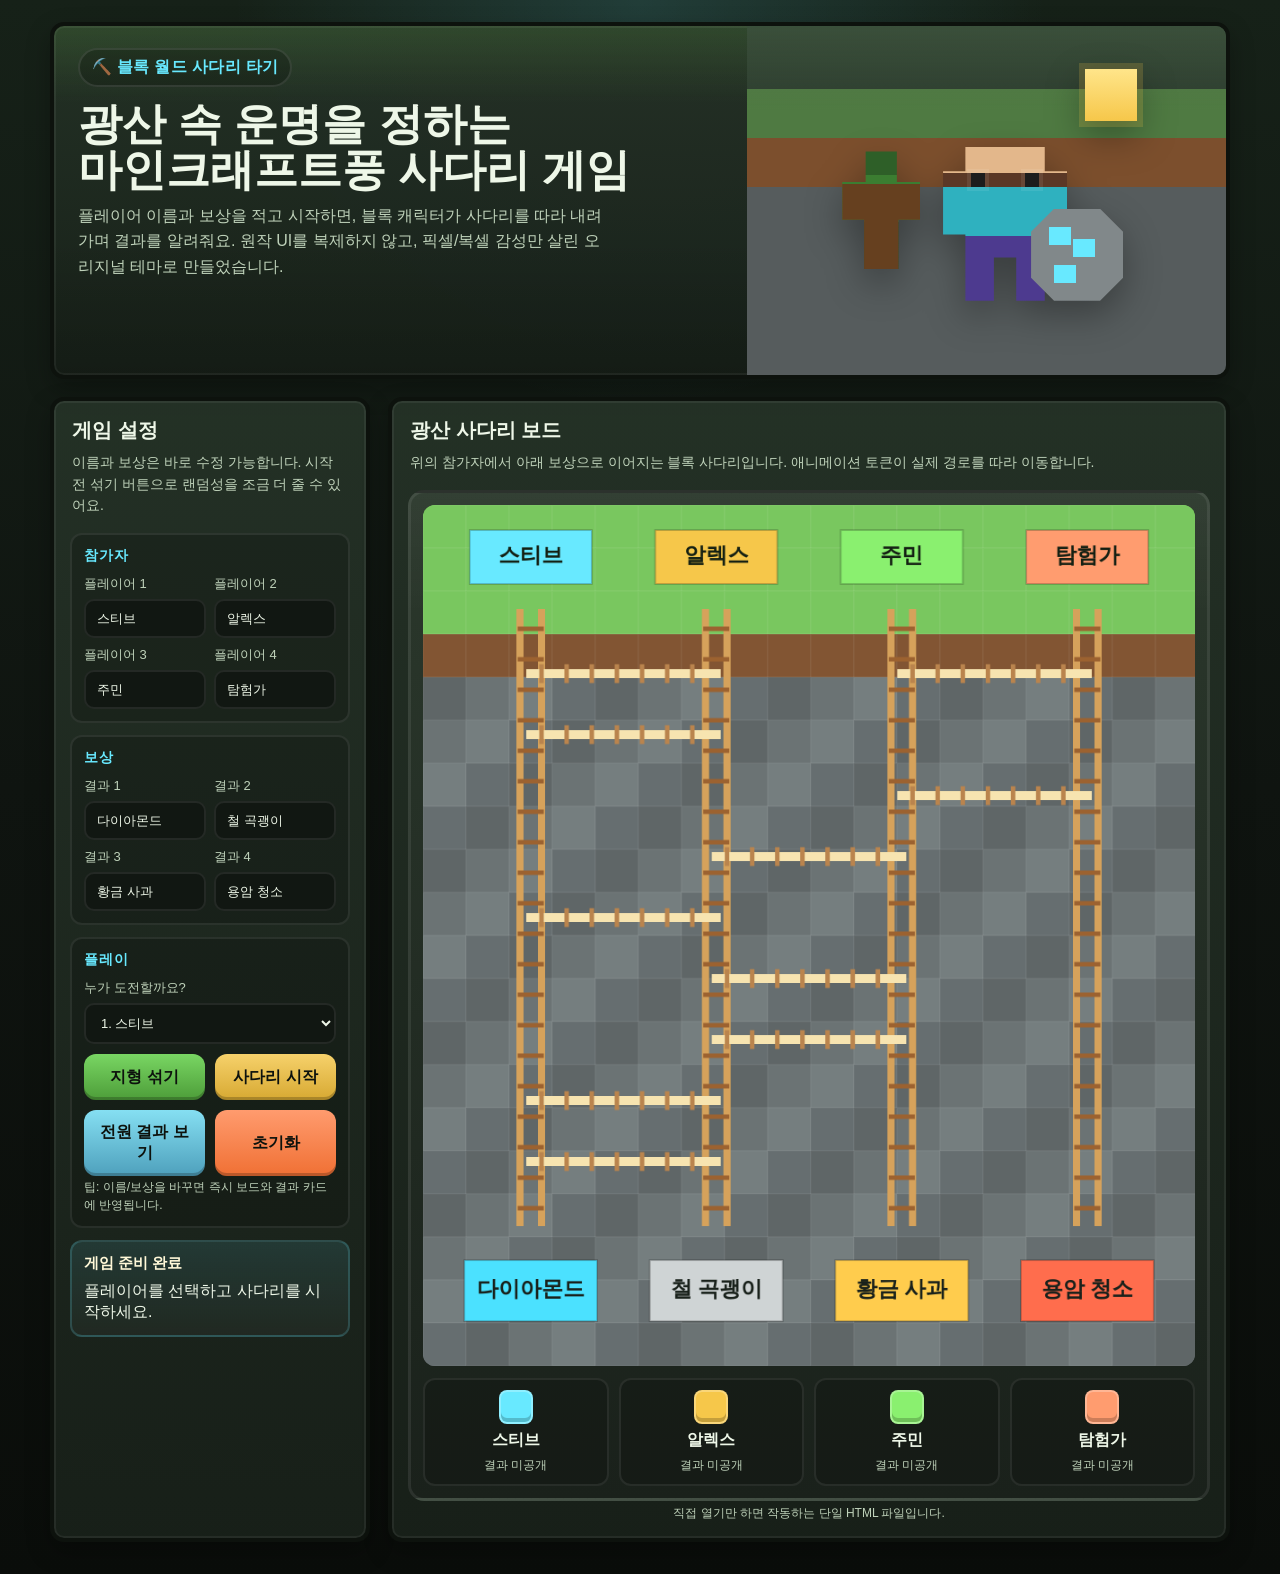
<file: ladder.html>
<!DOCTYPE html>
<html lang="ko">
<head>
  <meta charset="UTF-8" />
  <meta name="viewport" content="width=device-width, initial-scale=1.0" />
  <title>블록 사다리 탐험</title>
  <style>
    :root {
      --bg: #101712;
      --panel: #1c251d;
      --panel-2: #243126;
      --line: #48654f;
      --text: #eef7e8;
      --muted: #bfd2ba;
      --grass: #69b84d;
      --dirt: #7c4f2d;
      --stone: #6f7778;
      --gold: #f6c74a;
      --diamond: #68e9ff;
      --lava: #ff7a2f;
      --danger: #ff6363;
      --shadow: rgba(0,0,0,0.28);
    }

    * { box-sizing: border-box; }

    body {
      margin: 0;
      min-height: 100vh;
      font-family: "Trebuchet MS", "Apple SD Gothic Neo", "Malgun Gothic", sans-serif;
      color: var(--text);
      background:
        radial-gradient(circle at top, rgba(104, 233, 255, 0.14), transparent 24%),
        linear-gradient(180deg, #162118 0%, #0f1410 50%, #0a0d0a 100%);
    }

    .page {
      width: min(1180px, calc(100% - 28px));
      margin: 22px auto 32px;
      display: grid;
      gap: 18px;
    }

    .hero, .panel {
      background: linear-gradient(180deg, rgba(36, 49, 38, 0.98), rgba(24, 32, 25, 0.98));
      border: 4px solid #0d120d;
      box-shadow: 0 10px 24px var(--shadow), inset 0 0 0 2px rgba(255,255,255,0.06);
      border-radius: 14px;
      overflow: hidden;
    }

    .hero {
      display: grid;
      grid-template-columns: 1.3fr 0.9fr;
      min-height: 220px;
    }

    .hero-copy {
      padding: 22px 24px 18px;
      position: relative;
      background:
        linear-gradient(180deg, rgba(108,184,77,0.17), transparent 22%),
        linear-gradient(180deg, transparent 60%, rgba(0,0,0,0.15));
    }

    .badge {
      display: inline-flex;
      align-items: center;
      gap: 8px;
      padding: 7px 12px;
      background: rgba(0,0,0,0.22);
      border: 2px solid rgba(255,255,255,0.1);
      border-radius: 999px;
      color: var(--diamond);
      font-weight: 700;
      letter-spacing: 0.02em;
      margin-bottom: 14px;
    }

    h1 {
      margin: 0 0 10px;
      font-size: clamp(28px, 4vw, 44px);
      line-height: 1.04;
    }

    .hero p {
      margin: 0;
      max-width: 60ch;
      color: var(--muted);
      line-height: 1.6;
      font-size: 16px;
    }

    .hero-art {
      position: relative;
      background:
        linear-gradient(180deg, rgba(83,113,79,0.35), transparent 24%),
        linear-gradient(180deg, #2d3d2f 0 18%, #4f7a42 18% 32%, #7c4f2d 32% 46%, #565c5d 46% 100%);
      display: grid;
      place-items: center;
      padding: 18px;
    }

    .pixel-scene {
      width: min(360px, 100%);
      aspect-ratio: 1.15;
      position: relative;
      filter: drop-shadow(0 14px 18px rgba(0,0,0,0.32));
    }

    .sun, .tree, .avatar, .ore {
      position: absolute;
      image-rendering: pixelated;
    }

    .sun {
      width: 52px; height: 52px; right: 8%; top: 8%;
      background: linear-gradient(180deg, #ffe58a, #f6c74a);
      box-shadow: 0 0 0 6px rgba(246,199,74,0.18);
    }

    .tree {
      left: 10%; bottom: 28%; width: 78px; height: 118px;
      background:
        linear-gradient(180deg, transparent 0 28%, #66401f 28% 100%),
        linear-gradient(180deg, #2e5f28 0 20%, #3b7d31 20% 60%, #25511e 60% 100%);
      clip-path: polygon(30% 0, 70% 0, 70% 26%, 100% 26%, 100% 58%, 72% 58%, 72% 100%, 28% 100%, 28% 58%, 0 58%, 0 26%, 30% 26%);
    }

    .avatar {
      left: 38%; bottom: 18%; width: 124px; height: 154px;
      background:
        linear-gradient(180deg, #e3b78b 0 17%, #5b3826 17% 26%, #2fb1bf 26% 58%, #4d3a8f 58% 100%);
      clip-path: polygon(18% 0, 82% 0, 82% 16%, 100% 16%, 100% 57%, 82% 57%, 82% 100%, 59% 100%, 59% 72%, 41% 72%, 41% 100%, 18% 100%, 18% 57%, 0 57%, 0 16%, 18% 16%);
    }

    .avatar::before, .avatar::after {
      content: "";
      position: absolute;
      width: 14px; height: 14px; top: 26px;
      background: #1d1d1d;
      box-shadow: 0 0 0 4px rgba(255,255,255,0.08);
    }

    .avatar::before { left: 28px; }
    .avatar::after { right: 28px; }

    .ore {
      right: 12%; bottom: 18%; width: 92px; height: 92px;
      background:
        linear-gradient(180deg, #81888a 0 100%);
      clip-path: polygon(25% 0, 75% 0, 100% 25%, 100% 75%, 75% 100%, 25% 100%, 0 75%, 0 25%);
    }

    .ore::before, .ore::after {
      content: "";
      position: absolute;
      background: var(--diamond);
      width: 22px; height: 18px;
      box-shadow: 24px 12px 0 0 var(--diamond), 5px 38px 0 0 var(--diamond);
      left: 18px; top: 18px;
    }

    .layout {
      display: grid;
      grid-template-columns: 320px 1fr;
      gap: 18px;
    }

    .panel-header {
      padding: 16px 18px 0;
    }

    .panel-header h2 {
      margin: 0;
      font-size: 20px;
    }

    .panel-header p {
      margin: 8px 0 0;
      color: var(--muted);
      line-height: 1.55;
      font-size: 14px;
    }

    .controls {
      padding: 16px 16px 18px;
      display: grid;
      gap: 12px;
    }

    .card {
      background: rgba(0,0,0,0.18);
      border: 2px solid rgba(255,255,255,0.08);
      border-radius: 12px;
      padding: 12px;
    }

    .card h3 {
      margin: 0 0 10px;
      font-size: 14px;
      color: var(--diamond);
      text-transform: uppercase;
      letter-spacing: 0.08em;
    }

    .grid-2 {
      display: grid;
      grid-template-columns: 1fr 1fr;
      gap: 8px;
    }

    label {
      display: grid;
      gap: 6px;
      font-size: 13px;
      color: var(--muted);
    }

    input, select, button, textarea {
      font: inherit;
    }

    input, select {
      width: 100%;
      border-radius: 10px;
      border: 2px solid rgba(255,255,255,0.08);
      background: #111712;
      color: var(--text);
      padding: 10px 11px;
      outline: none;
    }

    input:focus, select:focus {
      border-color: var(--diamond);
      box-shadow: 0 0 0 3px rgba(104,233,255,0.16);
    }

    .button-row {
      display: grid;
      grid-template-columns: 1fr 1fr;
      gap: 10px;
    }

    button {
      border: 0;
      border-radius: 12px;
      padding: 12px 12px;
      cursor: pointer;
      font-weight: 800;
      color: #0d120d;
      background: linear-gradient(180deg, #f6d16b, #d7a932);
      box-shadow: inset 0 -3px 0 rgba(0,0,0,0.22);
      transition: transform 0.12s ease, filter 0.12s ease;
      min-height: 46px;
    }

    button.secondary {
      background: linear-gradient(180deg, #79d663, #4d9d39);
    }

    button.ghost {
      background: linear-gradient(180deg, #85dff2, #4ea0bc);
    }

    button.warn {
      background: linear-gradient(180deg, #ff9b6e, #f07034);
    }

    button:hover { transform: translateY(-1px); filter: brightness(1.03); }
    button:active { transform: translateY(1px); }
    button:disabled {
      cursor: not-allowed;
      opacity: 0.55;
      filter: grayscale(0.1);
      transform: none;
    }

    .help {
      font-size: 12px;
      color: var(--muted);
      line-height: 1.5;
      margin-top: 2px;
    }

    .result-box {
      display: grid;
      gap: 8px;
      background: linear-gradient(180deg, rgba(104,233,255,0.11), rgba(255,255,255,0.03));
      border: 2px solid rgba(104,233,255,0.18);
      border-radius: 12px;
      padding: 12px;
    }

    .result-box strong {
      font-size: 15px;
      color: #fff8d8;
    }

    .board-wrap {
      padding: 16px;
    }

    .board-shell {
      background:
        linear-gradient(180deg, rgba(255,255,255,0.04), transparent 12%),
        linear-gradient(180deg, #2b382c 0, #1a211b 100%);
      border-radius: 16px;
      border: 3px solid rgba(255,255,255,0.08);
      padding: 12px;
    }

    canvas {
      width: 100%;
      display: block;
      border-radius: 12px;
      background:
        linear-gradient(180deg, #6bbd51 0 15%, #7d5534 15% 22%, #666e70 22% 100%);
    }

    .legend {
      margin-top: 12px;
      display: grid;
      grid-template-columns: repeat(4, 1fr);
      gap: 10px;
    }

    .legend-item {
      border-radius: 12px;
      background: rgba(0,0,0,0.18);
      border: 2px solid rgba(255,255,255,0.08);
      padding: 10px;
      text-align: center;
      min-height: 92px;
      display: grid;
      align-content: center;
      gap: 6px;
    }

    .token {
      width: 34px;
      height: 34px;
      margin: 0 auto;
      border-radius: 8px;
      border: 2px solid rgba(255,255,255,0.26);
      box-shadow: inset 0 -4px 0 rgba(0,0,0,0.2);
    }

    .legend small {
      color: var(--muted);
      font-size: 12px;
    }

    .footer-note {
      color: var(--muted);
      font-size: 12px;
      text-align: center;
      margin-top: 4px;
    }

    @media (max-width: 980px) {
      .hero, .layout { grid-template-columns: 1fr; }
      .legend { grid-template-columns: repeat(2, 1fr); }
    }

    @media (max-width: 640px) {
      .page { width: min(100% - 14px, 100%); margin-top: 12px; }
      .hero-copy { padding: 18px; }
      .button-row, .grid-2 { grid-template-columns: 1fr; }
      .legend { grid-template-columns: 1fr; }
      h1 { font-size: 28px; }
    }
  </style>
</head>
<body>
  <div class="page">
    <section class="hero">
      <div class="hero-copy">
        <div class="badge">⛏️ 블록 월드 사다리 타기</div>
        <h1>광산 속 운명을 정하는<br />마인크래프트풍 사다리 게임</h1>
        <p>
          플레이어 이름과 보상을 적고 시작하면, 블록 캐릭터가 사다리를 따라 내려가며 결과를 알려줘요.
          원작 UI를 복제하지 않고, 픽셀/복셀 감성만 살린 오리지널 테마로 만들었습니다.
        </p>
      </div>
      <div class="hero-art" aria-hidden="true">
        <div class="pixel-scene">
          <div class="sun"></div>
          <div class="tree"></div>
          <div class="avatar"></div>
          <div class="ore"></div>
        </div>
      </div>
    </section>

    <section class="layout">
      <aside class="panel">
        <div class="panel-header">
          <h2>게임 설정</h2>
          <p>이름과 보상은 바로 수정 가능합니다. 시작 전 섞기 버튼으로 랜덤성을 조금 더 줄 수 있어요.</p>
        </div>
        <div class="controls">
          <div class="card">
            <h3>참가자</h3>
            <div class="grid-2">
              <label>플레이어 1<input id="p0" value="스티브" maxlength="12" /></label>
              <label>플레이어 2<input id="p1" value="알렉스" maxlength="12" /></label>
              <label>플레이어 3<input id="p2" value="주민" maxlength="12" /></label>
              <label>플레이어 4<input id="p3" value="탐험가" maxlength="12" /></label>
            </div>
          </div>

          <div class="card">
            <h3>보상</h3>
            <div class="grid-2">
              <label>결과 1<input id="r0" value="다이아몬드" maxlength="12" /></label>
              <label>결과 2<input id="r1" value="철 곡괭이" maxlength="12" /></label>
              <label>결과 3<input id="r2" value="황금 사과" maxlength="12" /></label>
              <label>결과 4<input id="r3" value="용암 청소" maxlength="12" /></label>
            </div>
          </div>

          <div class="card">
            <h3>플레이</h3>
            <label>누가 도전할까요?
              <select id="playerSelect"></select>
            </label>
            <div class="button-row" style="margin-top: 10px;">
              <button id="shuffleBtn" class="secondary">지형 섞기</button>
              <button id="drawBtn">사다리 시작</button>
            </div>
            <div class="button-row" style="margin-top: 10px;">
              <button id="autoBtn" class="ghost">전원 결과 보기</button>
              <button id="resetBtn" class="warn">초기화</button>
            </div>
            <div class="help">팁: 이름/보상을 바꾸면 즉시 보드와 결과 카드에 반영됩니다.</div>
          </div>

          <div class="result-box" id="resultBox">
            <strong>대기 중...</strong>
            <span>플레이어를 선택하고 사다리를 시작해보세요.</span>
          </div>
        </div>
      </aside>

      <main class="panel">
        <div class="panel-header">
          <h2>광산 사다리 보드</h2>
          <p>위의 참가자에서 아래 보상으로 이어지는 블록 사다리입니다. 애니메이션 토큰이 실제 경로를 따라 이동합니다.</p>
        </div>
        <div class="board-wrap">
          <div class="board-shell">
            <canvas id="board" width="860" height="960"></canvas>
            <div class="legend" id="legend"></div>
          </div>
          <div class="footer-note">직접 열기만 하면 작동하는 단일 HTML 파일입니다.</div>
        </div>
      </main>
    </section>
  </div>

  <script>
    const PLAYER_COLORS = ['#68e9ff', '#f6c74a', '#8af06f', '#ff9c6f'];
    const REWARD_COLORS = ['#4be1ff', '#cfd4d5', '#ffcc4d', '#ff6d4d'];
    const board = document.getElementById('board');
    const ctx = board.getContext('2d');
    const playerInputs = Array.from({ length: 4 }, (_, i) => document.getElementById(`p${i}`));
    const rewardInputs = Array.from({ length: 4 }, (_, i) => document.getElementById(`r${i}`));
    const playerSelect = document.getElementById('playerSelect');
    const resultBox = document.getElementById('resultBox');
    const legend = document.getElementById('legend');
    const shuffleBtn = document.getElementById('shuffleBtn');
    const drawBtn = document.getElementById('drawBtn');
    const autoBtn = document.getElementById('autoBtn');
    const resetBtn = document.getElementById('resetBtn');

    const state = {
      players: ['스티브', '알렉스', '주민', '탐험가'],
      rewards: ['다이아몬드', '철 곡괭이', '황금 사과', '용암 청소'],
      lanesX: [],
      horizontalMap: new Map(),
      segments: [],
      currentPath: null,
      tokenIndex: 0,
      animating: false,
      discovered: new Array(4).fill(null),
      autoMode: false,
      autoQueue: [],
    };

    function randomInt(min, max) {
      return Math.floor(Math.random() * (max - min + 1)) + min;
    }

    function updateNamesFromInputs() {
      state.players = playerInputs.map((input, i) => input.value.trim() || `플레이어 ${i + 1}`);
      state.rewards = rewardInputs.map((input, i) => input.value.trim() || `보상 ${i + 1}`);
      renderSelect();
      renderLegend();
      renderBoard();
    }

    function renderSelect() {
      const prev = playerSelect.value;
      playerSelect.innerHTML = '';
      state.players.forEach((name, i) => {
        const option = document.createElement('option');
        option.value = String(i);
        option.textContent = `${i + 1}. ${name}`;
        playerSelect.appendChild(option);
      });
      playerSelect.value = prev || '0';
    }

    function renderLegend() {
      legend.innerHTML = '';
      state.players.forEach((name, i) => {
        const discovered = state.discovered[i];
        const el = document.createElement('div');
        el.className = 'legend-item';
        el.innerHTML = `
          <div class="token" style="background:${PLAYER_COLORS[i]}"></div>
          <strong>${name}</strong>
          <small>${discovered == null ? '결과 미공개' : '→ ' + state.rewards[discovered]}</small>
        `;
        legend.appendChild(el);
      });
    }

    function buildBoard() {
      const w = board.width;
      const topY = 120;
      const bottomY = board.height - 160;
      const left = 120;
      const spacing = (w - 240) / 3;
      state.lanesX = Array.from({ length: 4 }, (_, i) => left + spacing * i);
      state.horizontalMap = new Map();
      state.segments = [];
      const rows = 9;
      const usedPairsByRow = new Set();

      for (let r = 0; r < rows; r++) {
        const y = topY + ((bottomY - topY) / (rows + 1)) * (r + 1);
        const choices = [0, 1, 2].filter((lane) => !usedPairsByRow.has(`${r}:${lane}`));
        const count = Math.random() < 0.45 ? 2 : 1;
        let selected = [];
        while (selected.length < count && choices.length) {
          const idx = randomInt(0, choices.length - 1);
          const lane = choices.splice(idx, 1)[0];
          if (selected.some((v) => Math.abs(v - lane) === 1)) continue;
          selected.push(lane);
        }
        selected.forEach((lane) => {
          const a = lane;
          const b = lane + 1;
          state.horizontalMap.set(`${a}-${y}`, b);
          state.horizontalMap.set(`${b}-${y}`, a);
          state.segments.push({ a, b, y });
        });
      }

      state.discovered = new Array(4).fill(null);
      state.currentPath = null;
      state.tokenIndex = 0;
      state.animating = false;
      state.autoMode = false;
      state.autoQueue = [];
      updateButtons();
    }

    function tracePath(startLane) {
      const topY = 120;
      const bottomY = board.height - 160;
      const sortedYs = [...new Set(state.segments.map((seg) => seg.y))].sort((a, b) => a - b);
      let lane = startLane;
      let x = state.lanesX[lane];
      let y = topY;
      const points = [{ x, y }];

      for (const rowY of sortedYs) {
        points.push({ x, y: rowY });
        const nextLane = state.horizontalMap.get(`${lane}-${rowY}`);
        if (nextLane != null) {
          lane = nextLane;
          x = state.lanesX[lane];
          points.push({ x, y: rowY });
        }
        y = rowY;
      }

      points.push({ x, y: bottomY });
      return { points, endLane: lane };
    }

    function drawPixelRect(x, y, w, h, fill, stroke = 'rgba(0,0,0,0.2)') {
      ctx.fillStyle = fill;
      ctx.fillRect(x, y, w, h);
      ctx.strokeStyle = stroke;
      ctx.lineWidth = 2;
      ctx.strokeRect(x, y, w, h);
    }

    function drawBlockBackground() {
      const block = 48;
      for (let y = 0; y < board.height; y += block) {
        for (let x = 0; x < board.width; x += block) {
          let color = '#697173';
          if (y < 120) color = '#79c75f';
          else if (y < 190) color = '#825533';
          else {
            const variant = (x / block + y / block) % 4;
            color = ['#5f6667', '#6b7374', '#757e7f', '#666e70'][variant];
          }
          drawPixelRect(x, y, block, block, color, 'rgba(255,255,255,0.035)');
        }
      }
    }

    function drawLabels() {
      ctx.textAlign = 'center';
      ctx.textBaseline = 'middle';
      ctx.font = 'bold 24px Trebuchet MS';

      state.players.forEach((name, i) => {
        const x = state.lanesX[i];
        drawPixelRect(x - 68, 28, 136, 60, PLAYER_COLORS[i]);
        ctx.fillStyle = '#142013';
        ctx.fillText(name, x, 58);
      });

      state.rewards.forEach((reward, i) => {
        const x = state.lanesX[i];
        drawPixelRect(x - 74, board.height - 118, 148, 68, REWARD_COLORS[i]);
        ctx.fillStyle = '#19211b';
        ctx.fillText(reward, x, board.height - 84);
      });
    }

    function drawLadders() {
      const topY = 120;
      const bottomY = board.height - 160;
      ctx.lineCap = 'square';

      state.lanesX.forEach((x) => {
        ctx.strokeStyle = '#d6a25b';
        ctx.lineWidth = 8;
        ctx.beginPath();
        ctx.moveTo(x - 12, topY);
        ctx.lineTo(x - 12, bottomY);
        ctx.moveTo(x + 12, topY);
        ctx.lineTo(x + 12, bottomY);
        ctx.stroke();

        ctx.strokeStyle = '#9c6230';
        ctx.lineWidth = 5;
        for (let y = topY + 18; y < bottomY; y += 34) {
          ctx.beginPath();
          ctx.moveTo(x - 12, y);
          ctx.lineTo(x + 12, y);
          ctx.stroke();
        }
      });

      state.segments.forEach(({ a, b, y }) => {
        const x1 = state.lanesX[a];
        const x2 = state.lanesX[b];
        ctx.strokeStyle = '#f7e4b0';
        ctx.lineWidth = 10;
        ctx.beginPath();
        ctx.moveTo(x1, y);
        ctx.lineTo(x2, y);
        ctx.stroke();

        ctx.strokeStyle = '#ba844d';
        ctx.lineWidth = 5;
        for (let x = x1 + 12; x < x2; x += 28) {
          ctx.beginPath();
          ctx.moveTo(x, y - 8);
          ctx.lineTo(x, y + 8);
          ctx.stroke();
        }
      });
    }

    function drawPathPreview() {
      if (!state.currentPath) return;
      const { points } = state.currentPath;
      ctx.strokeStyle = 'rgba(104,233,255,0.85)';
      ctx.lineWidth = 6;
      ctx.beginPath();
      ctx.moveTo(points[0].x, points[0].y);
      for (let i = 1; i < Math.max(2, state.tokenIndex + 1); i++) {
        const point = points[Math.min(i, points.length - 1)];
        ctx.lineTo(point.x, point.y);
      }
      ctx.stroke();
    }

    function drawToken() {
      if (!state.currentPath) return;
      const points = state.currentPath.points;
      const activePoint = points[Math.min(state.tokenIndex, points.length - 1)];
      const startLane = Number(playerSelect.value || 0);
      const color = PLAYER_COLORS[startLane];
      drawPixelRect(activePoint.x - 18, activePoint.y - 18, 36, 36, color, 'rgba(255,255,255,0.35)');
      drawPixelRect(activePoint.x - 8, activePoint.y - 4, 6, 6, '#0f1410');
      drawPixelRect(activePoint.x + 2, activePoint.y - 4, 6, 6, '#0f1410');
      drawPixelRect(activePoint.x - 10, activePoint.y + 8, 20, 4, '#0f1410');
    }

    function renderBoard() {
      ctx.clearRect(0, 0, board.width, board.height);
      drawBlockBackground();
      drawLabels();
      drawLadders();
      drawPathPreview();
      drawToken();
    }

    function setResultMessage(title, desc) {
      resultBox.innerHTML = `<strong>${title}</strong><span>${desc}</span>`;
    }

    function updateButtons() {
      drawBtn.disabled = state.animating;
      autoBtn.disabled = state.animating;
      shuffleBtn.disabled = state.animating;
      resetBtn.disabled = state.animating;
      playerSelect.disabled = state.animating;
    }

    function animatePath(startLane) {
      if (state.animating) return;
      state.currentPath = tracePath(startLane);
      state.tokenIndex = 0;
      state.animating = true;
      updateButtons();
      renderBoard();

      const points = state.currentPath.points;
      const tick = () => {
        state.tokenIndex += 1;
        renderBoard();
        if (state.tokenIndex < points.length - 1) {
          setTimeout(tick, 240);
          return;
        }

        const rewardIndex = state.currentPath.endLane;
        state.discovered[startLane] = rewardIndex;
        renderLegend();
        setResultMessage(
          `${state.players[startLane]}의 결과: ${state.rewards[rewardIndex]}`,
          `${state.players[startLane]} 캐릭터가 광산 사다리를 내려가서 ${state.rewards[rewardIndex]} 보상을 얻었어요.`
        );
        state.animating = false;
        updateButtons();

        if (state.autoMode && state.autoQueue.length) {
          const next = state.autoQueue.shift();
          playerSelect.value = String(next);
          setTimeout(() => animatePath(next), 700);
        } else {
          state.autoMode = false;
          state.autoQueue = [];
        }
      };

      setTimeout(tick, 260);
    }

    function startDraw() {
      const lane = Number(playerSelect.value || 0);
      animatePath(lane);
    }

    function startAuto() {
      if (state.animating) return;
      state.autoMode = true;
      state.autoQueue = [0, 1, 2, 3];
      const first = state.autoQueue.shift();
      playerSelect.value = String(first);
      animatePath(first);
    }

    function resetAll() {
      playerInputs[0].value = '스티브';
      playerInputs[1].value = '알렉스';
      playerInputs[2].value = '주민';
      playerInputs[3].value = '탐험가';
      rewardInputs[0].value = '다이아몬드';
      rewardInputs[1].value = '철 곡괭이';
      rewardInputs[2].value = '황금 사과';
      rewardInputs[3].value = '용암 청소';
      updateNamesFromInputs();
      buildBoard();
      renderLegend();
      renderBoard();
      setResultMessage('초기화 완료', '새로운 광산 지형으로 다시 시작할 수 있어요.');
    }

    playerInputs.concat(rewardInputs).forEach((input) => {
      input.addEventListener('input', updateNamesFromInputs);
    });

    shuffleBtn.addEventListener('click', () => {
      buildBoard();
      renderBoard();
      renderLegend();
      setResultMessage('지형 재생성!', '사다리 경로가 새롭게 섞였습니다. 다시 도전해보세요.');
    });
    drawBtn.addEventListener('click', startDraw);
    autoBtn.addEventListener('click', startAuto);
    resetBtn.addEventListener('click', resetAll);

    buildBoard();
    updateNamesFromInputs();
    renderLegend();
    renderBoard();
    setResultMessage('게임 준비 완료', '플레이어를 선택하고 사다리를 시작하세요.');
  </script>
</body>
</html>
</file>
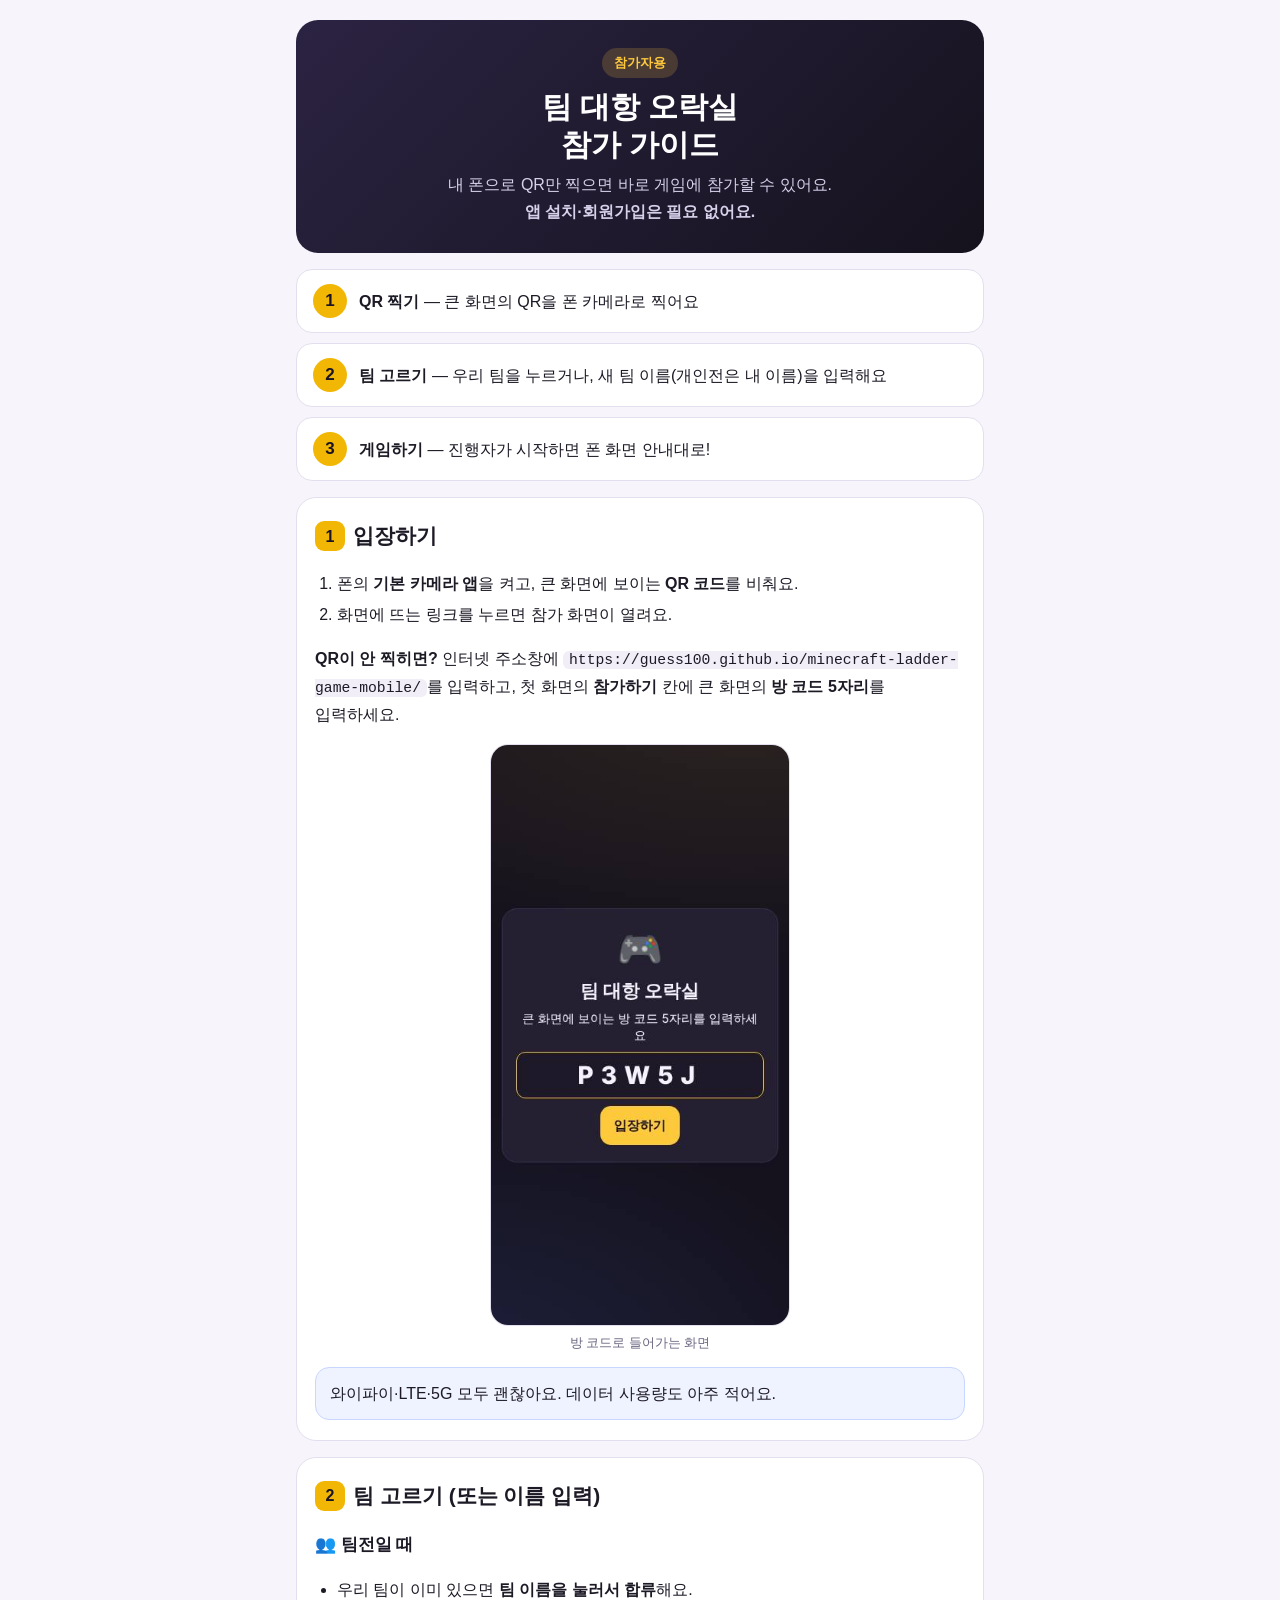
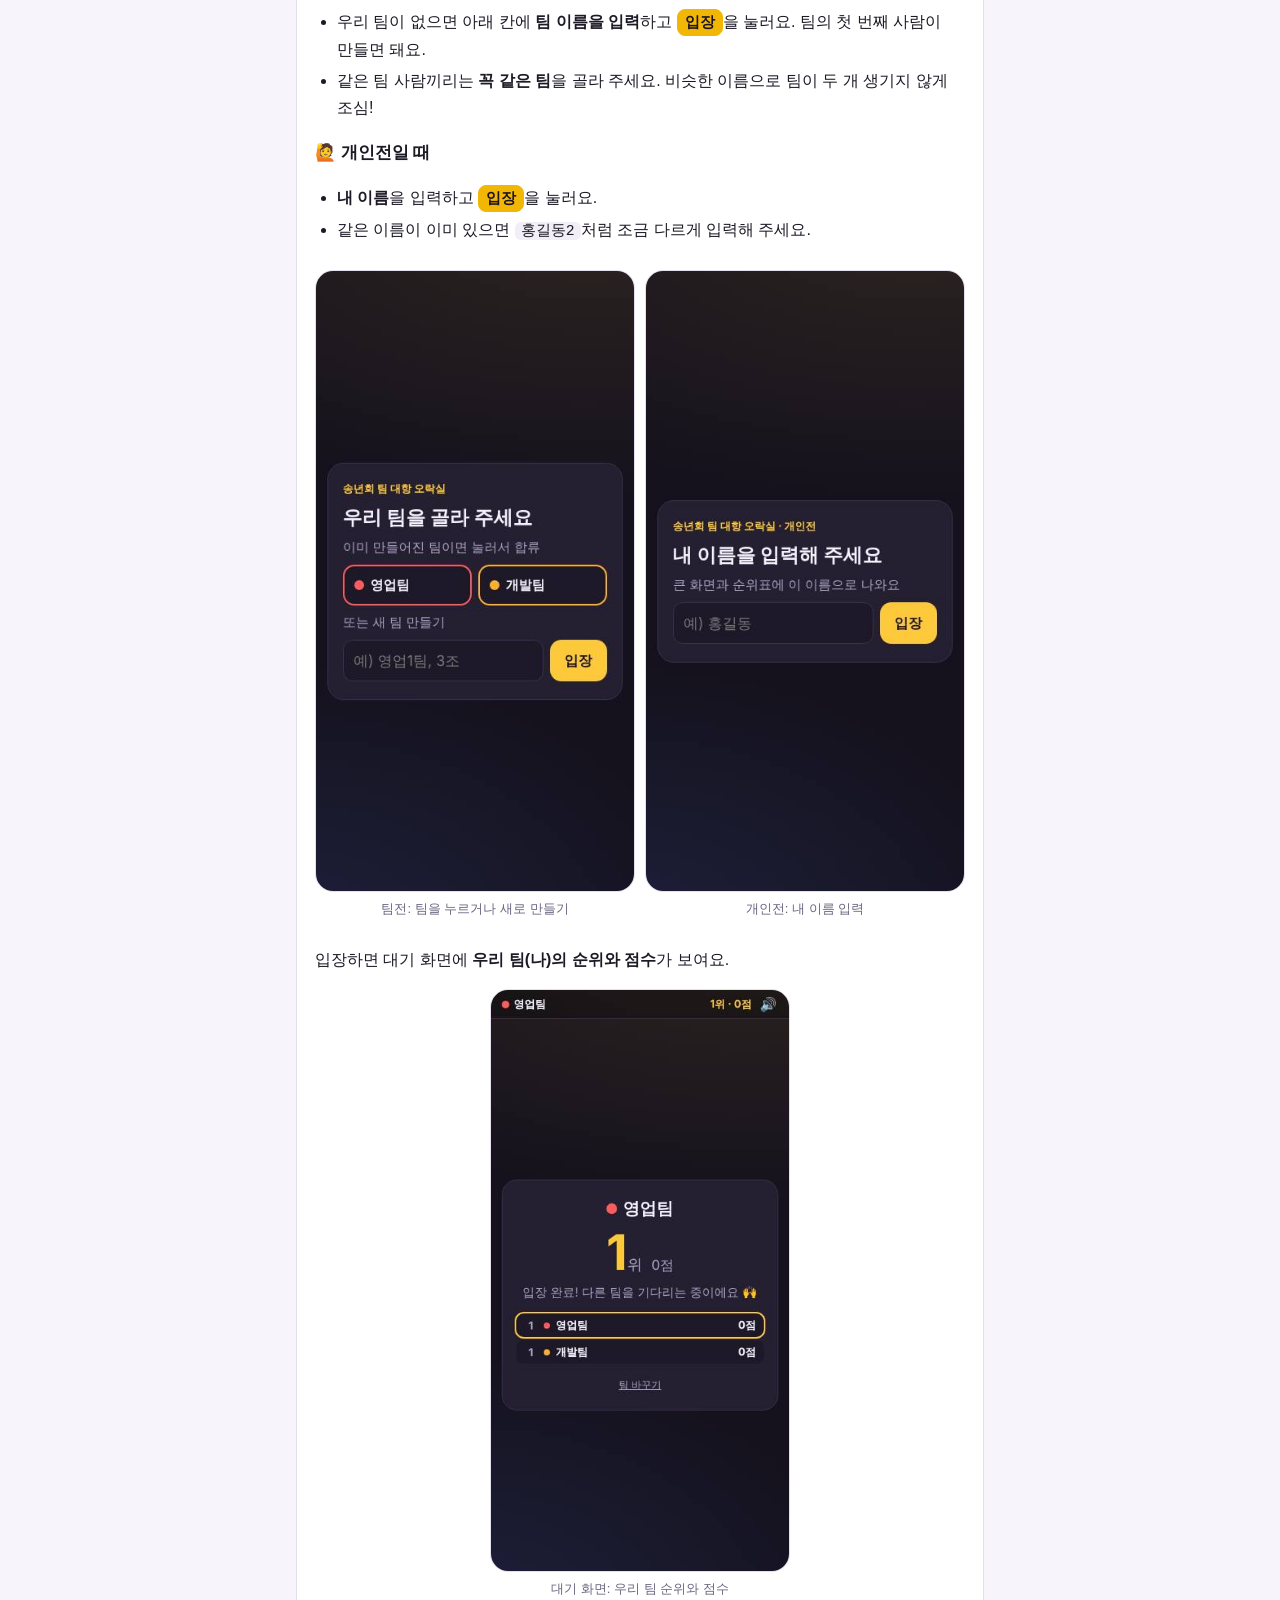
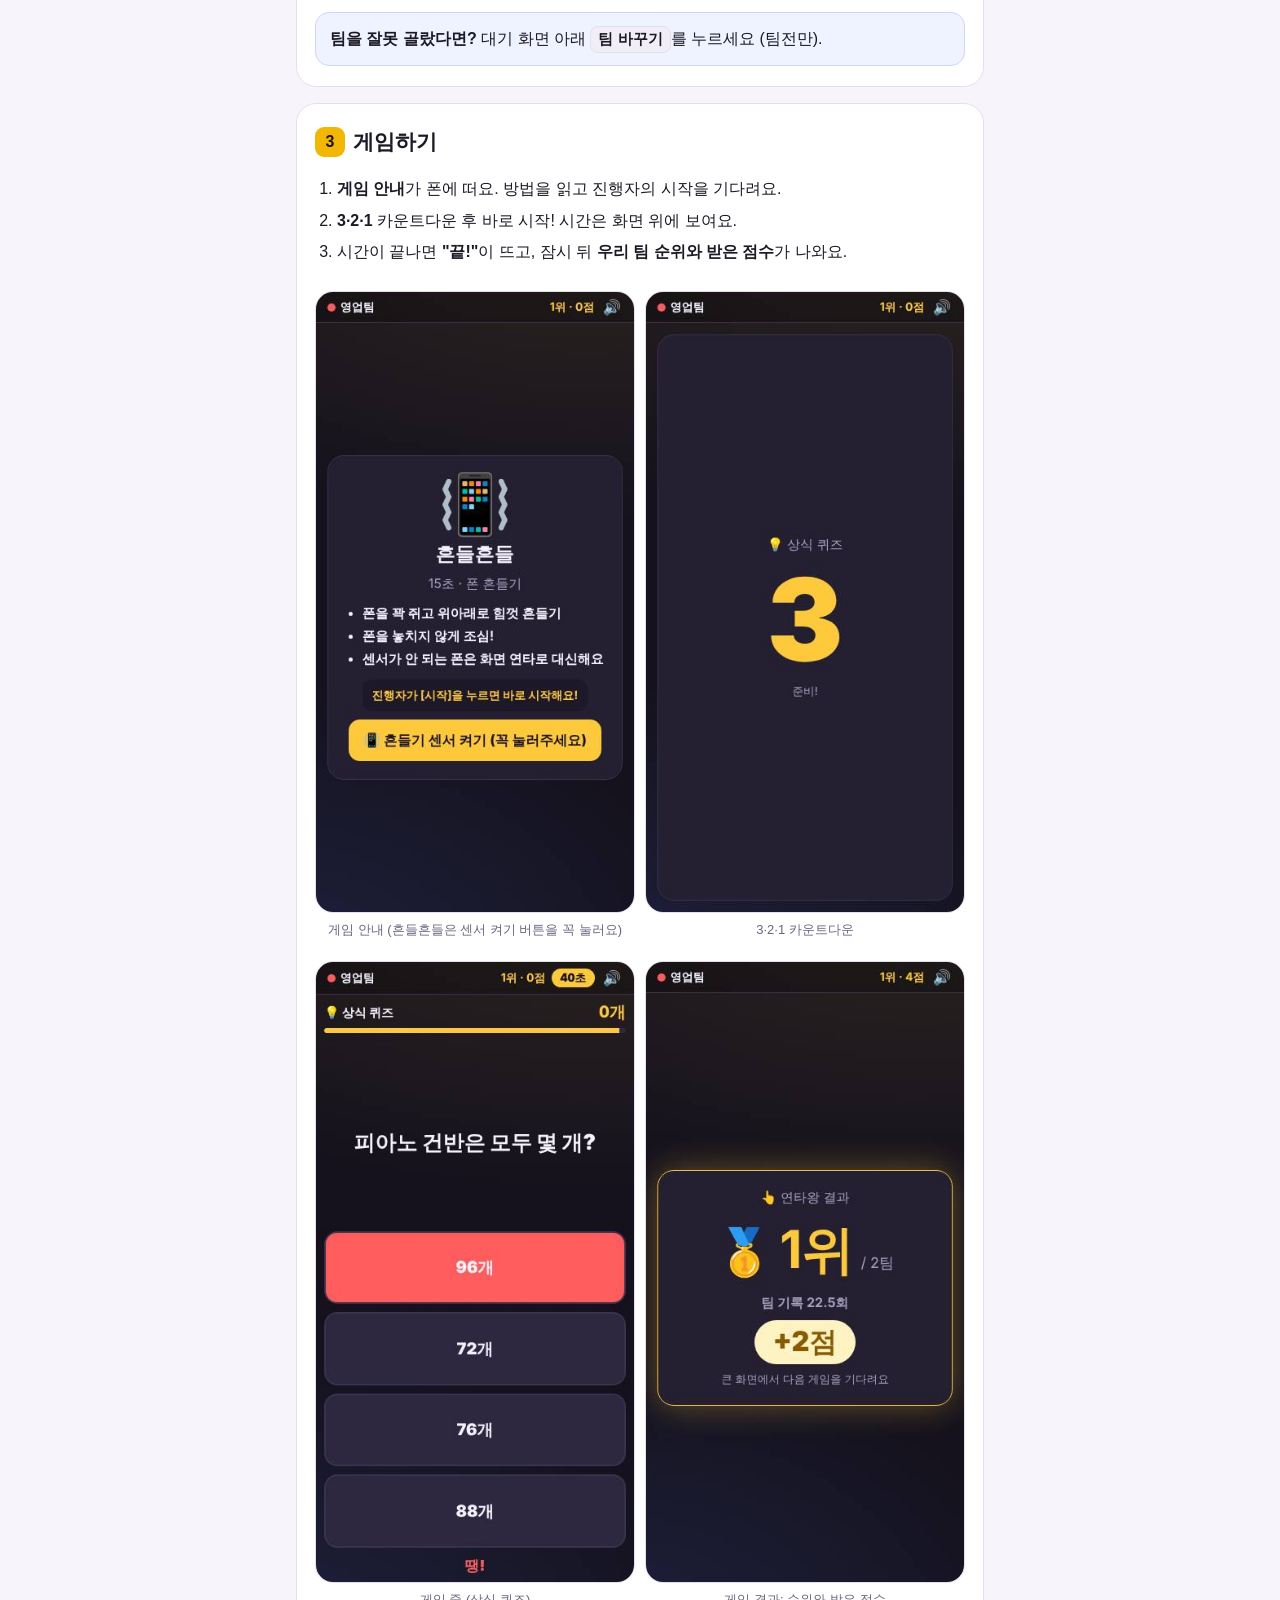
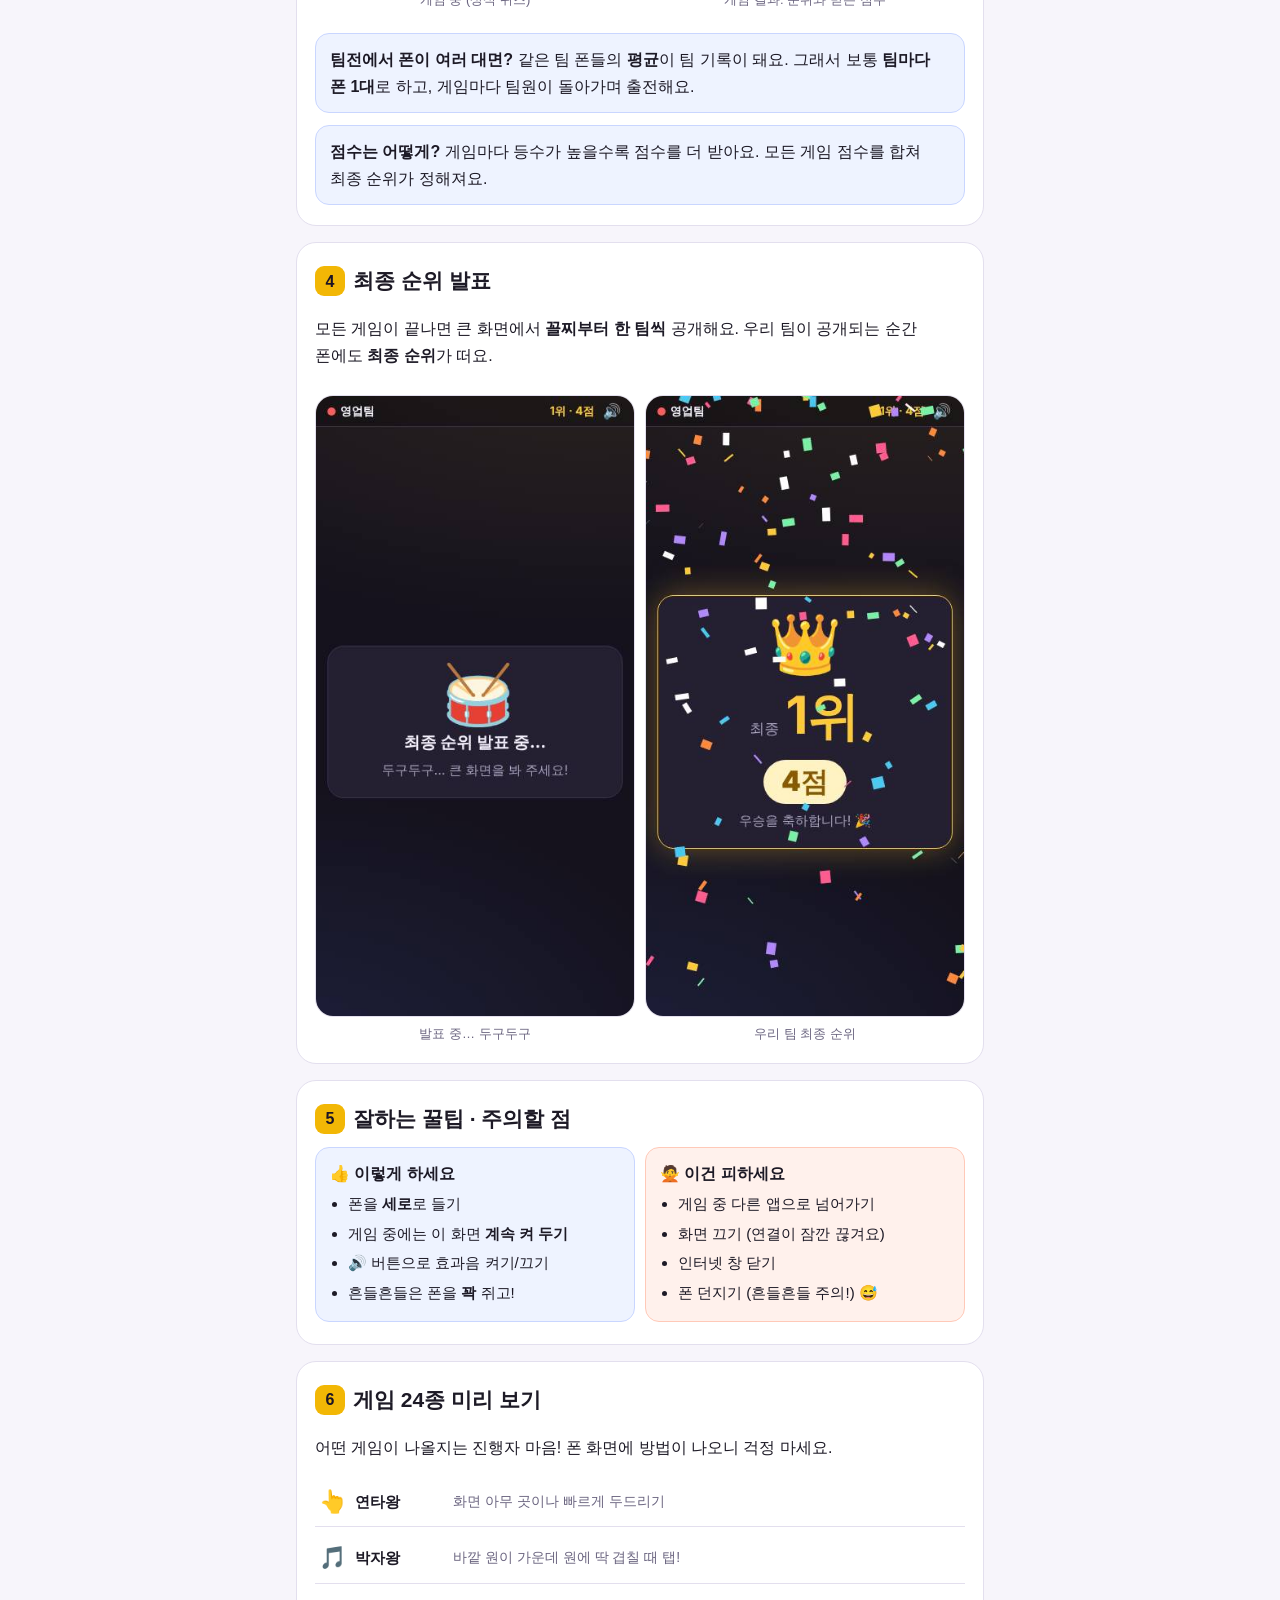
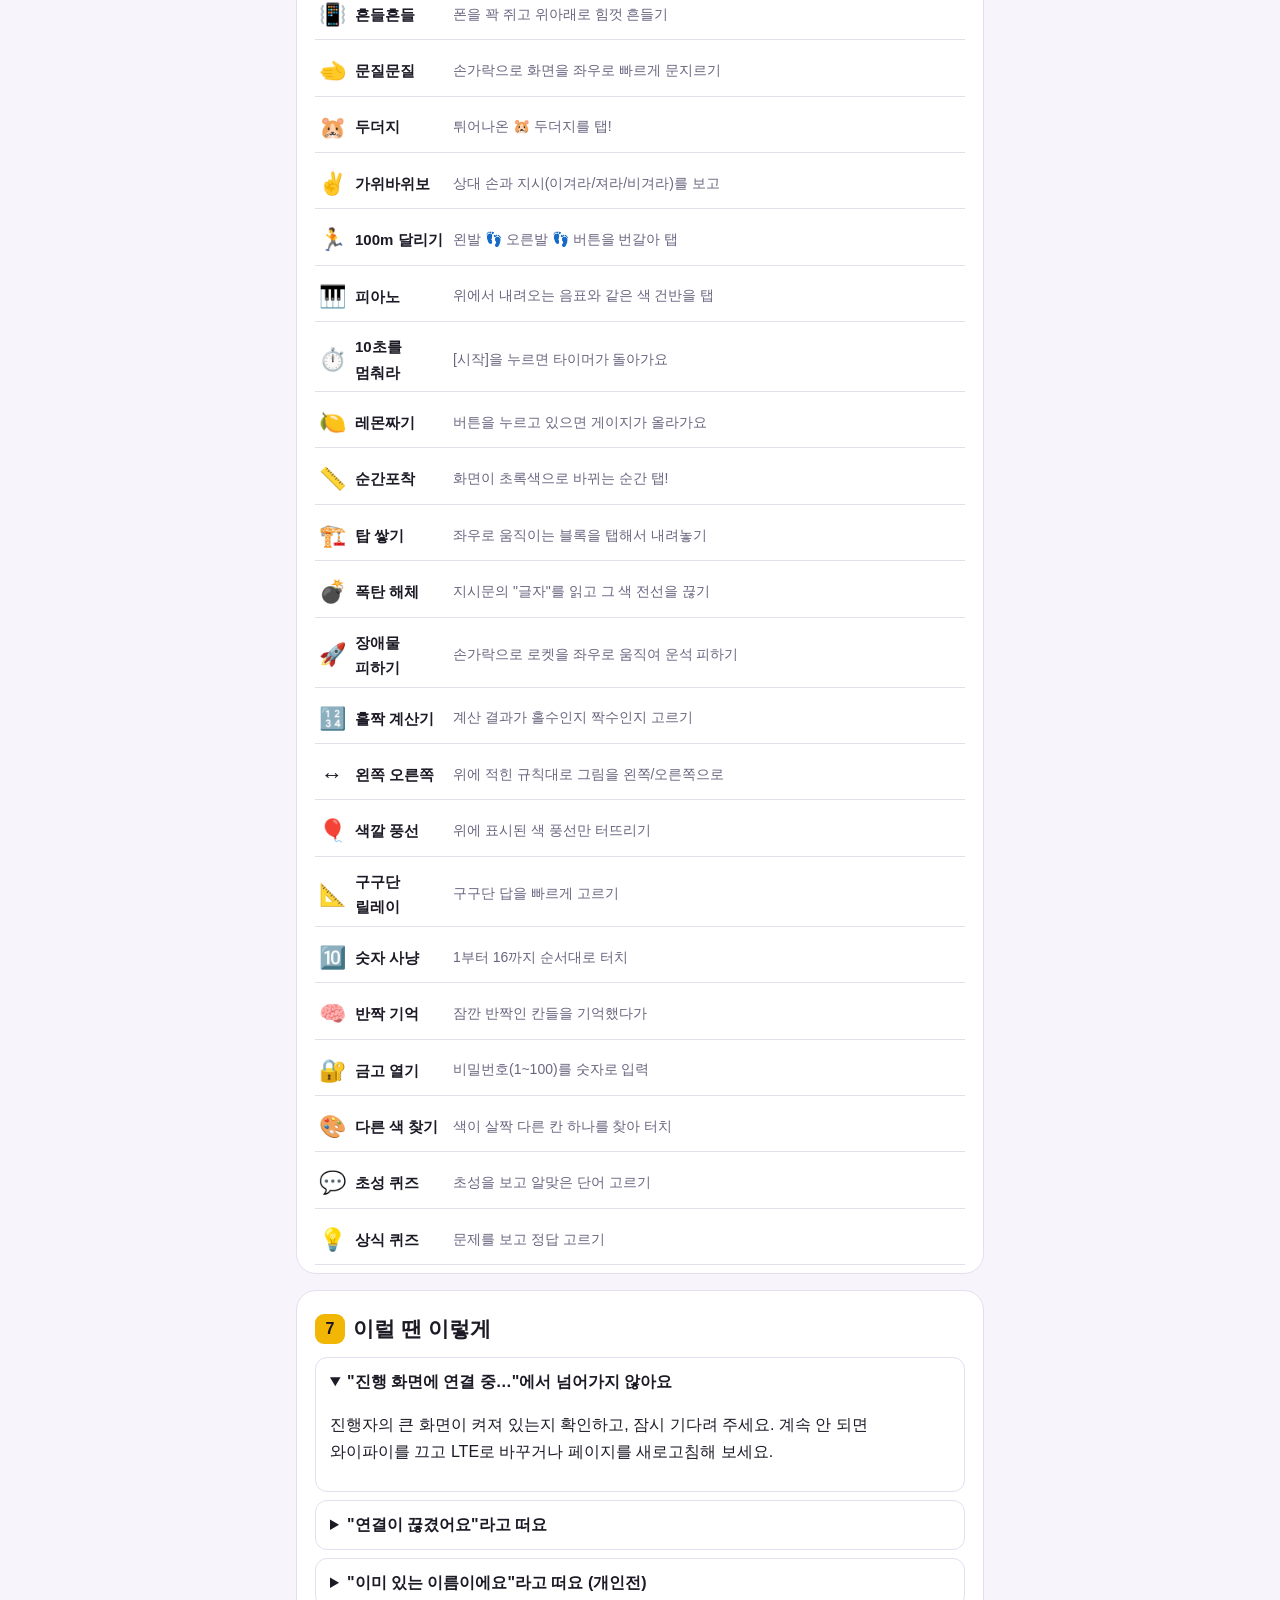
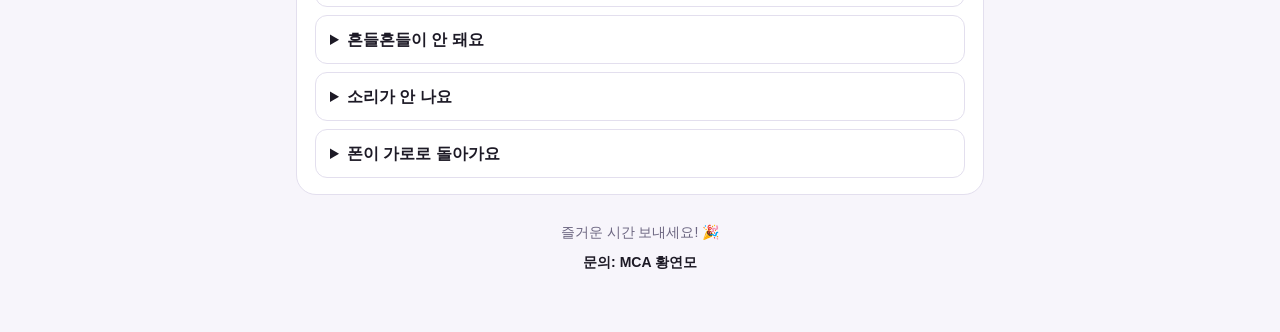
<file: player-guide.html>
<!DOCTYPE html>
<html lang="ko">
<head>
<meta charset="UTF-8">
<meta name="viewport" content="width=device-width, initial-scale=1">
<title>참가자 가이드 · 팀 대항 오락실</title>
<link rel="icon" href="data:image/svg+xml,<svg xmlns='http://www.w3.org/2000/svg' viewBox='0 0 100 100'><text y='.9em' font-size='90'>📱</text></svg>">
<style>
:root {
  --bg: #f7f5fb; --paper: #ffffff; --ink: #1d1a26; --muted: #6b6580; --line: #e3dfee;
  --accent: #f2b705; --accent-ink: #1a1426; --info: #eef3ff; --info-line: #c9d6ff; --warn: #fff1ec; --warn-line: #ffc9b8; --code: #f1eef8;
}
@media (prefers-color-scheme: dark) {
  :root:not([data-theme="light"]) {
    --bg: #15121d; --paper: #1d1928; --ink: #f3f0fa; --muted: #a69fbf; --line: #342e48;
    --accent: #ffc93c; --info: #1f2540; --info-line: #34406e; --warn: #3a2420; --warn-line: #6e3a30; --code: #2a2538;
  }
}
* { box-sizing: border-box; }
body { margin: 0; background: var(--bg); color: var(--ink); font: 16px/1.7 -apple-system, BlinkMacSystemFont, "Apple SD Gothic Neo", "Malgun Gothic", "Noto Sans KR", sans-serif; word-break: keep-all; }
.wrap { max-width: 720px; margin: 0 auto; padding: 20px 16px 60px; }
header.hero { background: linear-gradient(135deg, #2b2342, #15121d); color: #fff; border-radius: 22px; padding: 28px 22px; text-align: center; }
.hero .badge { display: inline-block; background: rgba(255,201,60,.18); color: #ffc93c; font-weight: 800; border-radius: 99px; padding: 4px 12px; font-size: 13px; }
.hero h1 { font-size: 30px; line-height: 1.25; margin: 10px 0 8px; }
.hero p { margin: 0; color: #d6d0ea; }
.quick { display: grid; gap: 10px; margin: 16px 0; }
.quick div { background: var(--paper); border: 1px solid var(--line); border-radius: 16px; padding: 14px 16px; display: flex; gap: 12px; align-items: center; }
.quick b.n { flex: none; display: grid; place-items: center; width: 34px; height: 34px; border-radius: 50%; background: var(--accent); color: var(--accent-ink); font-size: 17px; }
section { background: var(--paper); border: 1px solid var(--line); border-radius: 20px; padding: 20px 18px 8px; margin: 16px 0; }
h2 { font-size: 21px; margin: 0 0 10px; display: flex; align-items: center; gap: 8px; }
h2 .n { display: inline-grid; place-items: center; min-width: 30px; height: 30px; border-radius: 9px; background: var(--accent); color: var(--accent-ink); font-size: 16px; }
h3 { font-size: 17px; margin: 18px 0 6px; }
ol, ul { padding-left: 22px; }
li { margin: 4px 0; }
.btn { display: inline-block; background: var(--code); border: 1px solid var(--line); border-radius: 8px; padding: 0 7px; font-weight: 700; font-size: .92em; white-space: nowrap; }
.btn.y { background: var(--accent); color: var(--accent-ink); border-color: var(--accent); }
code { background: var(--code); border-radius: 6px; padding: 1px 6px; font-size: .92em; word-break: break-all; }
.tip, .warn { border-radius: 14px; padding: 12px 14px; margin: 12px 0; }
.tip { background: var(--info); border: 1px solid var(--info-line); }
.warn { background: var(--warn); border: 1px solid var(--warn-line); }
figure { margin: 12px auto; max-width: 300px; }
figure img { width: 100%; height: auto; display: block; border-radius: 18px; border: 1px solid var(--line); background: #15121d; }
figcaption { color: var(--muted); font-size: 13px; margin-top: 6px; text-align: center; }
.pair { display: grid; grid-template-columns: 1fr 1fr; gap: 10px; }
.pair figure { margin: 10px 0; max-width: none; }
.games { list-style: none; padding: 0; margin: 0; display: grid; gap: 6px; }
.games li { display: grid; grid-template-columns: 34px 92px 1fr; gap: 6px; align-items: center; border-bottom: 1px solid var(--line); padding: 6px 0; margin: 0; font-size: 15px; }
.games .gi { font-size: 22px; text-align: center; }
.games span:last-child { color: var(--muted); font-size: 14px; }
.dos { display: grid; grid-template-columns: 1fr 1fr; gap: 10px; margin: 8px 0 14px; }
.dos div { border-radius: 14px; padding: 12px 14px; border: 1px solid var(--line); }
.dos .ok { background: var(--info); border-color: var(--info-line); }
.dos .no { background: var(--warn); border-color: var(--warn-line); }
.dos ul { margin: 4px 0 0; padding-left: 18px; font-size: 15px; }
details { border: 1px solid var(--line); border-radius: 12px; padding: 10px 14px; margin: 8px 0; }
summary { font-weight: 800; cursor: pointer; }
footer { color: var(--muted); text-align: center; font-size: 14px; margin-top: 26px; }
footer .credit { display: inline-block; margin-top: 6px; color: var(--ink); font-weight: 700; }
@media (max-width: 420px) {
  .dos { grid-template-columns: 1fr; }
  .games li { grid-template-columns: 30px 84px 1fr; font-size: 14px; }
}
@media print { section, figure, .tip, .warn { break-inside: avoid; } body { background: #fff; } }
</style>
</head>
<body>
<div class="wrap">

<header class="hero">
  <span class="badge">참가자용</span>
  <h1>팀 대항 오락실<br>참가 가이드</h1>
  <p>내 폰으로 QR만 찍으면 바로 게임에 참가할 수 있어요.<br><b>앱 설치·회원가입은 필요 없어요.</b></p>
</header>

<div class="quick">
  <div><b class="n">1</b><span><b>QR 찍기</b> — 큰 화면의 QR을 폰 카메라로 찍어요</span></div>
  <div><b class="n">2</b><span><b>팀 고르기</b> — 우리 팀을 누르거나, 새 팀 이름(개인전은 내 이름)을 입력해요</span></div>
  <div><b class="n">3</b><span><b>게임하기</b> — 진행자가 시작하면 폰 화면 안내대로!</span></div>
</div>

<section>
<h2><span class="n">1</span>입장하기</h2>
<ol>
  <li>폰의 <b>기본 카메라 앱</b>을 켜고, 큰 화면에 보이는 <b>QR 코드</b>를 비춰요.</li>
  <li>화면에 뜨는 링크를 누르면 참가 화면이 열려요.</li>
</ol>
<p><b>QR이 안 찍히면?</b> 인터넷 주소창에 <code>https://guess100.github.io/minecraft-ladder-game-mobile/</code>를 입력하고, 첫 화면의 <b>참가하기</b> 칸에 큰 화면의 <b>방 코드 5자리</b>를 입력하세요.</p>
<figure><img loading="lazy" src="[data-uri]" alt="방 코드로 들어가는 화면"><figcaption>방 코드로 들어가는 화면</figcaption></figure>
<div class="tip">와이파이·LTE·5G 모두 괜찮아요. 데이터 사용량도 아주 적어요.</div>
</section>

<section>
<h2><span class="n">2</span>팀 고르기 (또는 이름 입력)</h2>
<h3>👥 팀전일 때</h3>
<ul>
  <li>우리 팀이 이미 있으면 <b>팀 이름을 눌러서 합류</b>해요.</li>
  <li>우리 팀이 없으면 아래 칸에 <b>팀 이름을 입력</b>하고 <span class="btn y">입장</span>을 눌러요. 팀의 첫 번째 사람이 만들면 돼요.</li>
  <li>같은 팀 사람끼리는 <b>꼭 같은 팀</b>을 골라 주세요. 비슷한 이름으로 팀이 두 개 생기지 않게 조심!</li>
</ul>
<h3>🙋 개인전일 때</h3>
<ul>
  <li><b>내 이름</b>을 입력하고 <span class="btn y">입장</span>을 눌러요.</li>
  <li>같은 이름이 이미 있으면 <code>홍길동2</code>처럼 조금 다르게 입력해 주세요.</li>
</ul>
<div class="pair"><figure><img loading="lazy" src="[data-uri]" alt="팀전: 팀을 누르거나 새로 만들기"><figcaption>팀전: 팀을 누르거나 새로 만들기</figcaption></figure><figure><img loading="lazy" src="[data-uri]" alt="개인전: 내 이름 입력"><figcaption>개인전: 내 이름 입력</figcaption></figure></div>
<p>입장하면 대기 화면에 <b>우리 팀(나)의 순위와 점수</b>가 보여요.</p>
<figure><img loading="lazy" src="[data-uri]" alt="대기 화면: 우리 팀 순위와 점수"><figcaption>대기 화면: 우리 팀 순위와 점수</figcaption></figure>
<div class="tip"><b>팀을 잘못 골랐다면?</b> 대기 화면 아래 <span class="btn">팀 바꾸기</span>를 누르세요 (팀전만).</div>
</section>

<section>
<h2><span class="n">3</span>게임하기</h2>
<ol>
  <li><b>게임 안내</b>가 폰에 떠요. 방법을 읽고 진행자의 시작을 기다려요.</li>
  <li><b>3·2·1</b> 카운트다운 후 바로 시작! 시간은 화면 위에 보여요.</li>
  <li>시간이 끝나면 <b>"끝!"</b>이 뜨고, 잠시 뒤 <b>우리 팀 순위와 받은 점수</b>가 나와요.</li>
</ol>
<div class="pair"><figure><img loading="lazy" src="[data-uri]" alt="게임 안내 (흔들흔들은 센서 켜기 버튼을 꼭 눌러요)"><figcaption>게임 안내 (흔들흔들은 센서 켜기 버튼을 꼭 눌러요)</figcaption></figure><figure><img loading="lazy" src="[data-uri]" alt="3·2·1 카운트다운"><figcaption>3·2·1 카운트다운</figcaption></figure></div>
<div class="pair"><figure><img loading="lazy" src="[data-uri]" alt="게임 중 (상식 퀴즈)"><figcaption>게임 중 (상식 퀴즈)</figcaption></figure><figure><img loading="lazy" src="[data-uri]" alt="게임 결과: 순위와 받은 점수"><figcaption>게임 결과: 순위와 받은 점수</figcaption></figure></div>
<div class="tip"><b>팀전에서 폰이 여러 대면?</b> 같은 팀 폰들의 <b>평균</b>이 팀 기록이 돼요. 그래서 보통 <b>팀마다 폰 1대</b>로 하고, 게임마다 팀원이 돌아가며 출전해요.</div>
<div class="tip"><b>점수는 어떻게?</b> 게임마다 등수가 높을수록 점수를 더 받아요. 모든 게임 점수를 합쳐 최종 순위가 정해져요.</div>
</section>

<section>
<h2><span class="n">4</span>최종 순위 발표</h2>
<p>모든 게임이 끝나면 큰 화면에서 <b>꼴찌부터 한 팀씩</b> 공개해요. 우리 팀이 공개되는 순간 폰에도 <b>최종 순위</b>가 떠요.</p>
<div class="pair"><figure><img loading="lazy" src="[data-uri]" alt="발표 중… 두구두구"><figcaption>발표 중… 두구두구</figcaption></figure><figure><img loading="lazy" src="[data-uri]" alt="우리 팀 최종 순위"><figcaption>우리 팀 최종 순위</figcaption></figure></div>
</section>

<section>
<h2><span class="n">5</span>잘하는 꿀팁 · 주의할 점</h2>
<div class="dos">
  <div class="ok"><b>👍 이렇게 하세요</b><ul>
    <li>폰을 <b>세로</b>로 들기</li>
    <li>게임 중에는 이 화면 <b>계속 켜 두기</b></li>
    <li>🔊 버튼으로 효과음 켜기/끄기</li>
    <li>흔들흔들은 폰을 <b>꽉</b> 쥐고!</li>
  </ul></div>
  <div class="no"><b>🙅 이건 피하세요</b><ul>
    <li>게임 중 다른 앱으로 넘어가기</li>
    <li>화면 끄기 (연결이 잠깐 끊겨요)</li>
    <li>인터넷 창 닫기</li>
    <li>폰 던지기 (흔들흔들 주의!) 😅</li>
  </ul></div>
</div>
</section>

<section>
<h2><span class="n">6</span>게임 24종 미리 보기</h2>
<p>어떤 게임이 나올지는 진행자 마음! 폰 화면에 방법이 나오니 걱정 마세요.</p>
<ul class="games"><li><span class="gi">👆</span><b>연타왕</b><span>화면 아무 곳이나 빠르게 두드리기</span></li><li><span class="gi">🎵</span><b>박자왕</b><span>바깥 원이 가운데 원에 딱 겹칠 때 탭!</span></li><li><span class="gi">📳</span><b>흔들흔들</b><span>폰을 꽉 쥐고 위아래로 힘껏 흔들기</span></li><li><span class="gi">🫲</span><b>문질문질</b><span>손가락으로 화면을 좌우로 빠르게 문지르기</span></li><li><span class="gi">🐹</span><b>두더지</b><span>튀어나온 🐹 두더지를 탭!</span></li><li><span class="gi">✌️</span><b>가위바위보</b><span>상대 손과 지시(이겨라/져라/비겨라)를 보고</span></li><li><span class="gi">🏃</span><b>100m 달리기</b><span>왼발 👣 오른발 👣 버튼을 번갈아 탭</span></li><li><span class="gi">🎹</span><b>피아노</b><span>위에서 내려오는 음표와 같은 색 건반을 탭</span></li><li><span class="gi">⏱️</span><b>10초를 멈춰라</b><span>[시작]을 누르면 타이머가 돌아가요</span></li><li><span class="gi">🍋</span><b>레몬짜기</b><span>버튼을 누르고 있으면 게이지가 올라가요</span></li><li><span class="gi">📏</span><b>순간포착</b><span>화면이 초록색으로 바뀌는 순간 탭!</span></li><li><span class="gi">🏗️</span><b>탑 쌓기</b><span>좌우로 움직이는 블록을 탭해서 내려놓기</span></li><li><span class="gi">💣</span><b>폭탄 해체</b><span>지시문의 &quot;글자&quot;를 읽고 그 색 전선을 끊기</span></li><li><span class="gi">🚀</span><b>장애물 피하기</b><span>손가락으로 로켓을 좌우로 움직여 운석 피하기</span></li><li><span class="gi">🔢</span><b>홀짝 계산기</b><span>계산 결과가 홀수인지 짝수인지 고르기</span></li><li><span class="gi">↔️</span><b>왼쪽 오른쪽</b><span>위에 적힌 규칙대로 그림을 왼쪽/오른쪽으로</span></li><li><span class="gi">🎈</span><b>색깔 풍선</b><span>위에 표시된 색 풍선만 터뜨리기</span></li><li><span class="gi">📐</span><b>구구단 릴레이</b><span>구구단 답을 빠르게 고르기</span></li><li><span class="gi">🔟</span><b>숫자 사냥</b><span>1부터 16까지 순서대로 터치</span></li><li><span class="gi">🧠</span><b>반짝 기억</b><span>잠깐 반짝인 칸들을 기억했다가</span></li><li><span class="gi">🔐</span><b>금고 열기</b><span>비밀번호(1~100)를 숫자로 입력</span></li><li><span class="gi">🎨</span><b>다른 색 찾기</b><span>색이 살짝 다른 칸 하나를 찾아 터치</span></li><li><span class="gi">💬</span><b>초성 퀴즈</b><span>초성을 보고 알맞은 단어 고르기</span></li><li><span class="gi">💡</span><b>상식 퀴즈</b><span>문제를 보고 정답 고르기</span></li></ul>
</section>

<section>
<h2><span class="n">7</span>이럴 땐 이렇게</h2>
<details open><summary>"진행 화면에 연결 중…"에서 넘어가지 않아요</summary>
<p>진행자의 큰 화면이 켜져 있는지 확인하고, 잠시 기다려 주세요. 계속 안 되면 와이파이를 끄고 LTE로 바꾸거나 페이지를 새로고침해 보세요.</p></details>
<details><summary>"연결이 끊겼어요"라고 떠요</summary>
<p>자동으로 다시 연결돼요. 같은 폰·같은 인터넷 창이면 <b>우리 팀 정보가 그대로 유지</b>되니 다시 고를 필요 없어요.</p></details>
<details><summary>"이미 있는 이름이에요"라고 떠요 (개인전)</summary>
<p>같은 이름이 먼저 들어와 있어요. <code>홍길동2</code>, <code>홍길동(영업)</code>처럼 다르게 입력해 주세요.</p></details>
<details><summary>흔들흔들이 안 돼요</summary>
<p>아이폰은 게임 안내 화면에서 <span class="btn y">흔들기 센서 켜기</span>를 누르고 <b>허용</b>해야 해요. 센서가 없는 폰은 자동으로 <b>화면 연타</b>로 바뀌어요.</p></details>
<details><summary>소리가 안 나요</summary>
<p>화면을 한 번 누르면 소리가 켜져요. 위쪽 🔊 버튼과 폰 무음 모드도 확인해 주세요.</p></details>
<details><summary>폰이 가로로 돌아가요</summary>
<p>폰을 세로로 들어 주세요. 화면 자동 회전을 끄면 편해요.</p></details>
</section>

<footer>
  즐거운 시간 보내세요! 🎉<br>
  <span class="credit">문의: MCA 황연모</span>
</footer>
</div>
</body>
</html>
</file>
